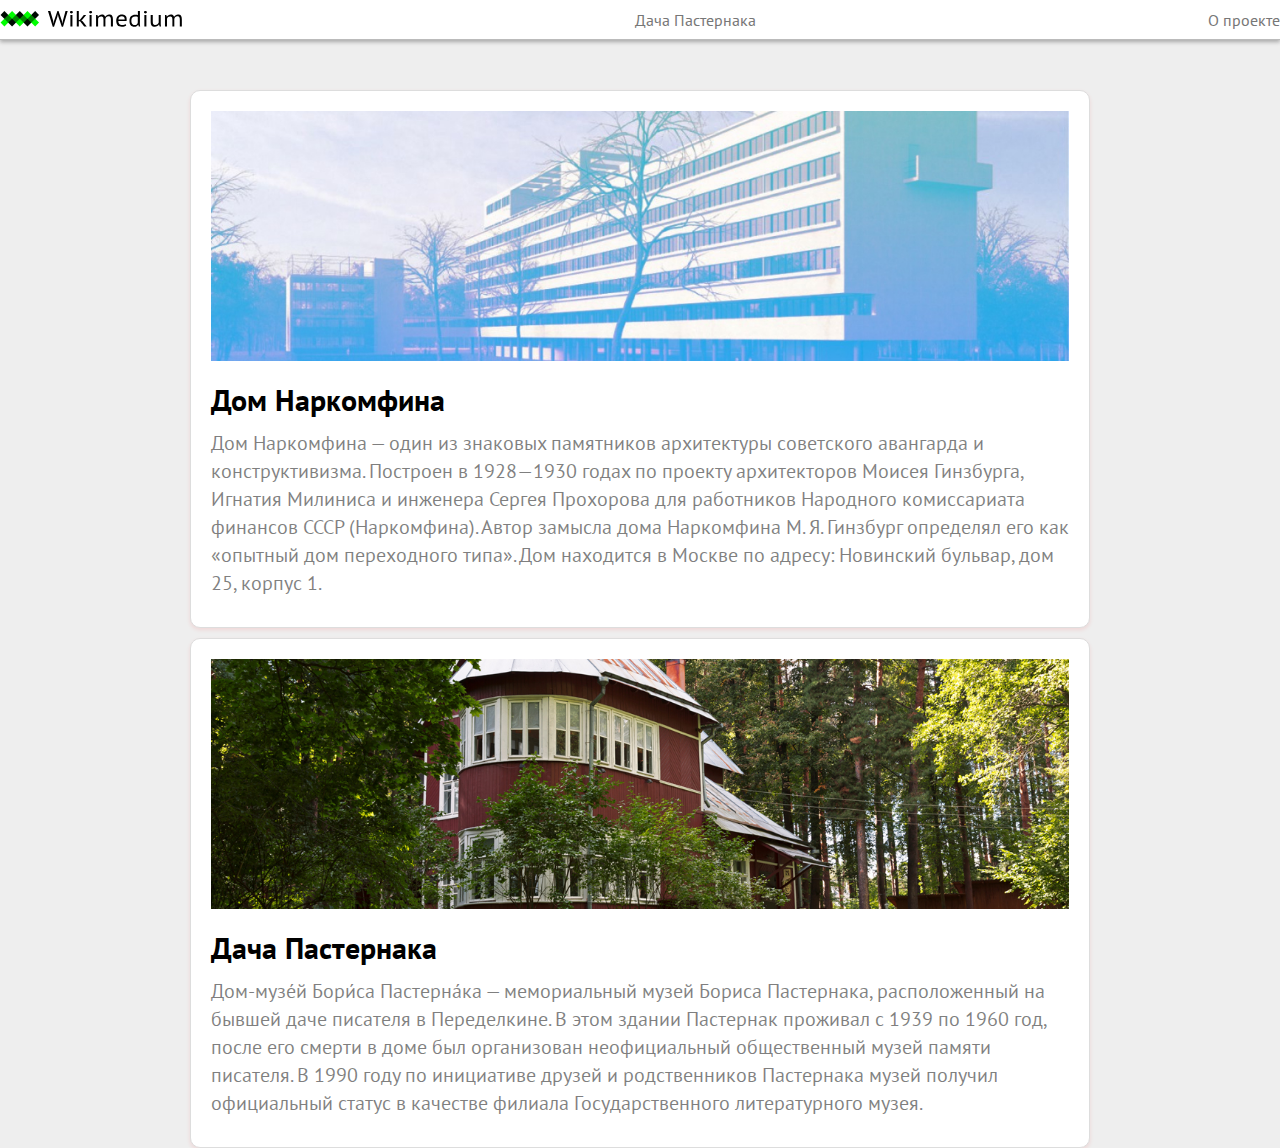
<file: index.html>
<!DOCTYPE html>
<html lang="en" dir="ltr">
  <head>
    <meta charset="utf-8">
    <title>Главная</title>
    <meta name="viewport" content="width=device-width">
    <link rel="stylesheet" href="stylesheets/style.css">
    <meta property="og:type" content="article">
    <meta property="og:url" content="https://jacotu.github.io">
    <meta property="og:title" content="wikimedium">
    <meta property="og:description" content="Проект, обучающий основам HTML">
    <meta property="og:image" content="https://ss.metronews.ru/userfiles/materials/159/1594463/858x540_4105997e.jpg">
    <script src="javascripts/jquery-3.6.1.js" charset="utf-8"></script>
    <script src="javascripts/sidebar.js" charset="utf-8"></script>
    <style media="screen">
      body {
        background: #eee;
      }
    </style>
  </head>
  <body>
    <div class="menubar">
      <a href="about.html"><img src="images/logo.svg" alt=""></a>
      <a href="pasternak.html">Дача Пастернака</a>
      <a href="about.html">О проекте</a>
    </div>

    <div class="index_item">
      <img src="images/narkomfin 1.jpg" alt="">
      <h1 id="s1">Дом Наркомфина</h1>
      <p id="ser"> Дом Наркомфина — один из знаковых памятников архитектуры советского авангарда и конструктивизма. Построен в 1928—1930 годах по проекту архитекторов Моисея Гинзбурга, Игнатия Милиниса и инженера Сергея Прохорова для работников Народного комиссариата финансов СССР (Наркомфина). Автор замысла дома Наркомфина М. Я. Гинзбург определял его как «опытный дом переходного типа». Дом находится в Москве по адресу: Новинский бульвар, дом 25, корпус 1.</p>
      <a href="narkomfin.html"></a>
    </div>
    <div class="index_item">
      <img src="images/pasternak.jpeg" alt="">
      <h1 id="s1">Дача Пастернака</h1>
      <p id="ser"> Дом-музе́й Бори́са Пастерна́ка — мемориальный музей Бориса Пастернака, расположенный на бывшей даче писателя в Переделкине. В этом здании Пастернак проживал с 1939 по 1960 год, после его смерти в доме был организован неофициальный общественный музей памяти писателя. В 1990 году по инициативе друзей и родственников Пастернака музей получил официальный статус в качестве филиала Государственного литературного музея.</p>
      <a href="pasternak.html"></a>
    </div>
  </body>
</html>
</file>
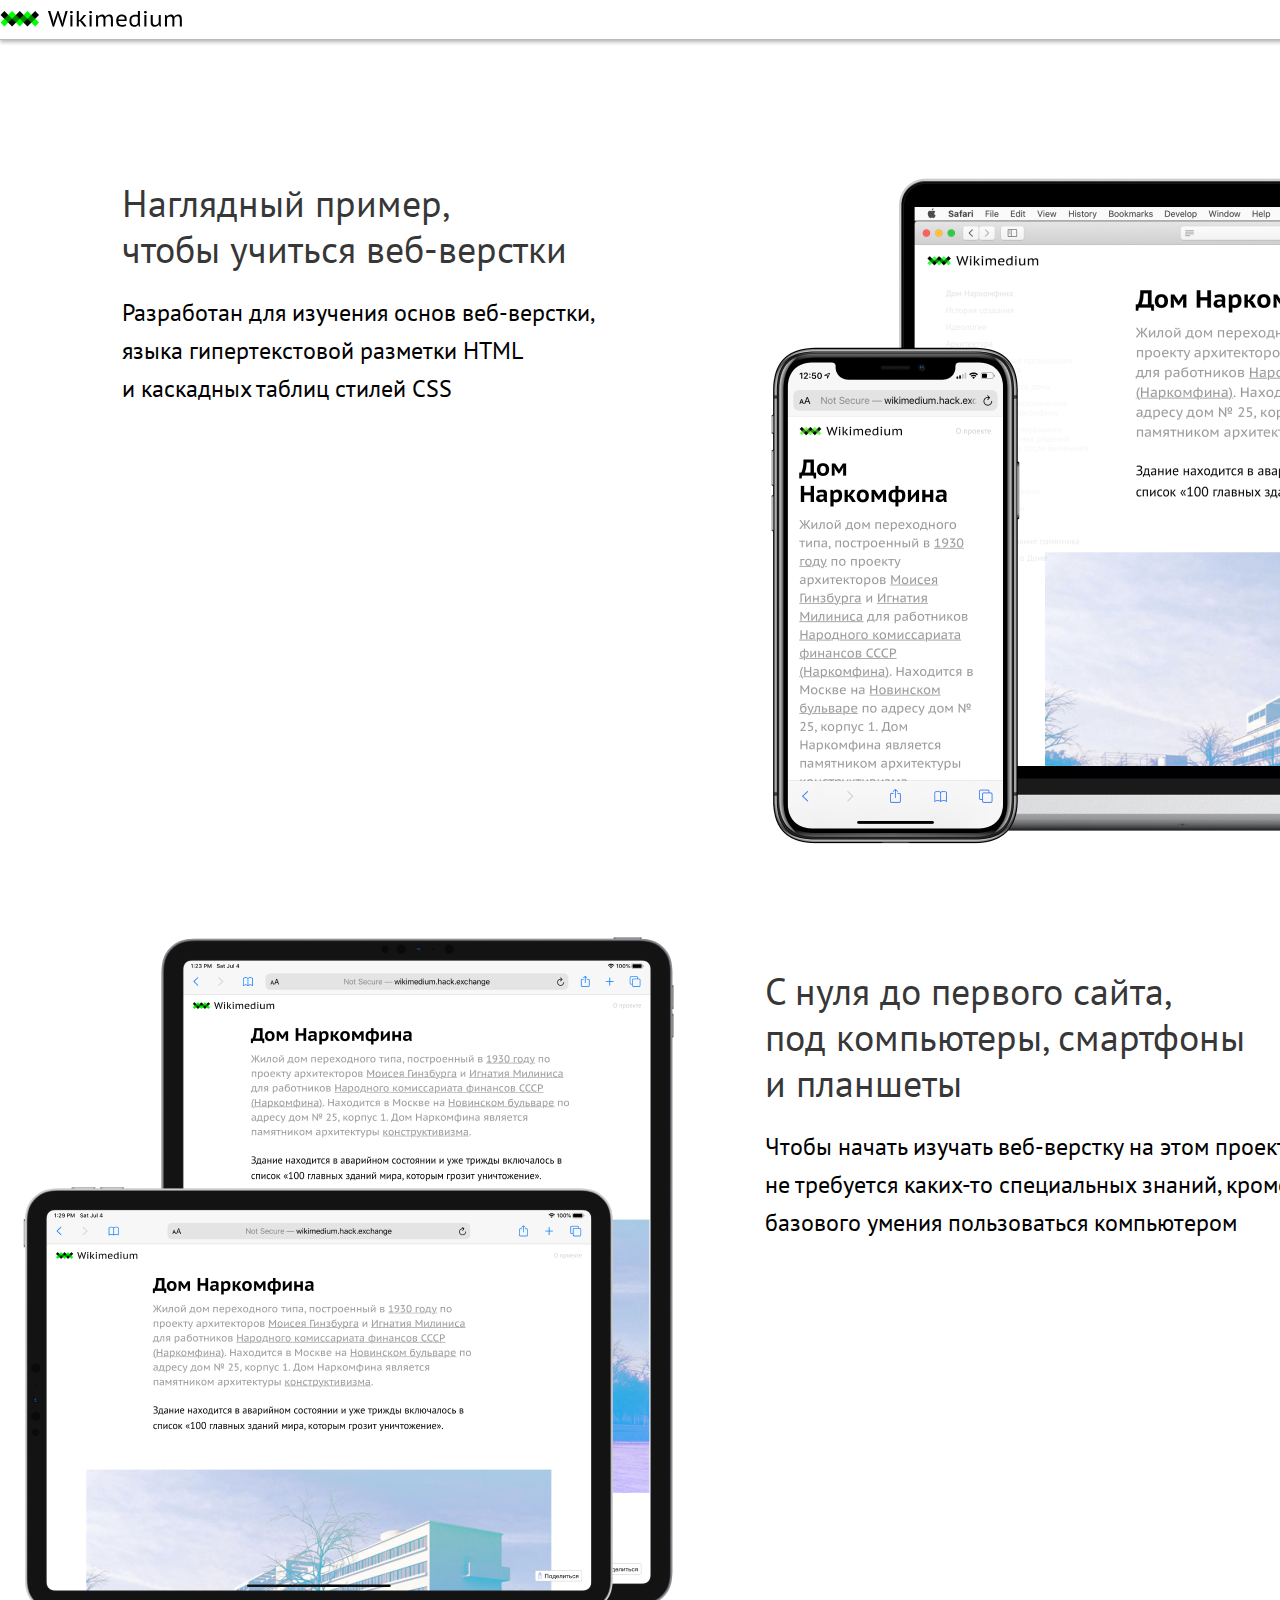
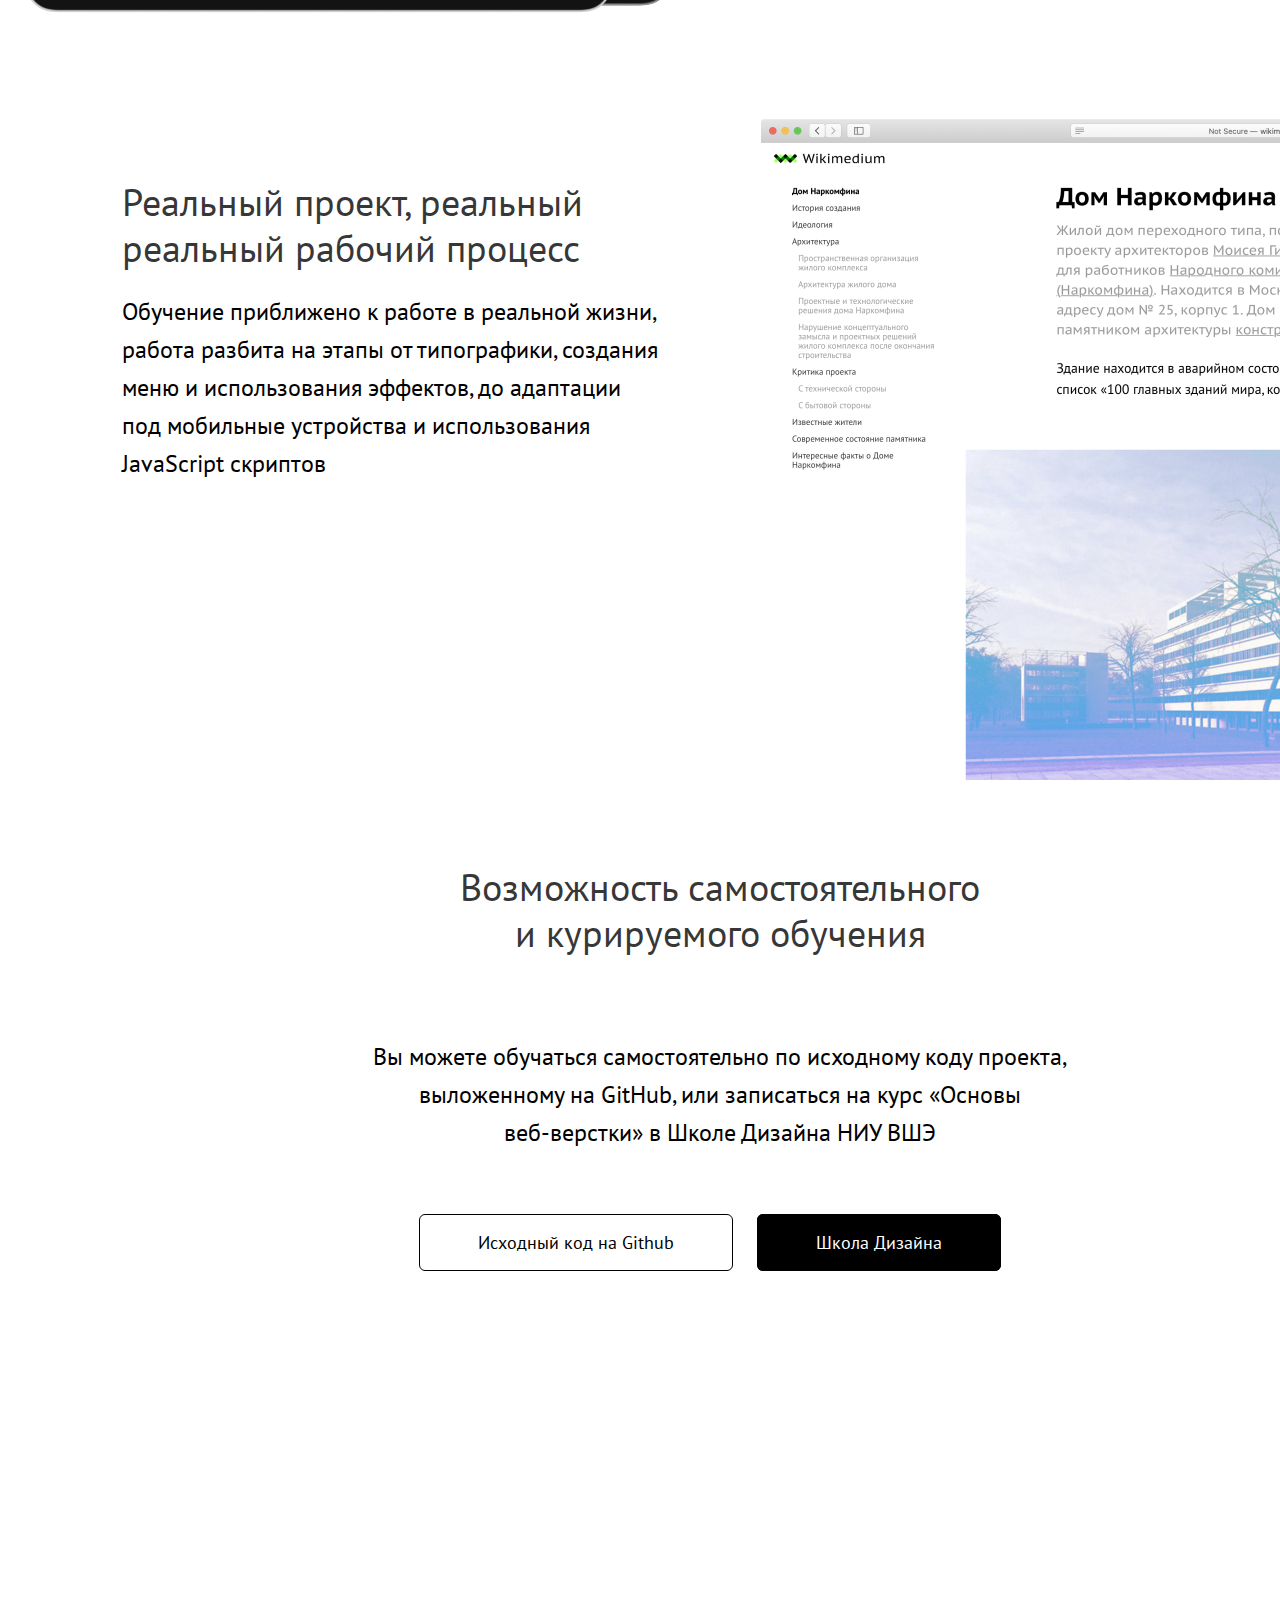
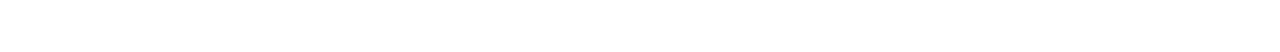
<file: about.html>
<!DOCTYPE html>
<html lang="en" dir="ltr">
  <head>
    <meta charset="utf-8">
    <title>О проекте</title>
    <link rel="stylesheet" href="stylesheets/style.css">
    <link rel="icon" type="image/x-icon" href="images/favicon.ico" />
    <link rel="icon" type="image/png" href="images/favicon.png" />
    <style media="screen">
      html {
        background: white;
        display: block;
        height: 100%;
      }
      body {
        height: 3252px;
        width: 1440px;
        position: relative;
        display: block;
        margin: 0 auto;
        background: white;
      }

      body::before {
        position: absolute;
        top: 0;
        left: 0;
        content: '';
        width: 100%;
        height: 100%;
        background: url(images/1440.jpg);
        opacity:0;
      }
    </style>
  </head>
  <body>
    <!-- шапка -->
    <div class="menubar">
      <a href="about.html"><img src="images/logo.svg" alt=""></a>
      <a href="about.html">О проекте</a>
    </div>
    <!-- блоки -->
    <section>
      <div>
        <h2>Наглядный пример, <br> чтобы учиться веб-верстки</h2>
        <p>Разработан для изучения основ веб-верстки, <br> языка гипертекстовой разметки HTML <br> и каскадных таблиц стилей CSS</p>
      </div>
      <div>
        <img src="images/about1.png" alt="">
      </div>
    </section>
    <section>
      <div>
        <img src="images/about3.png" alt="">
      </div>
      <div>
        <h2>С нуля до первого сайта, <br> под компьютеры, смартфоны <br> и планшеты</h2>
        <p>Чтобы начать изучать веб-верстку на этом проекте, <br> не требуется каких-то специальных знаний, кроме <br> базового умения пользоваться компьютером</p>
      </div>
    </section>
    <section>
      <div>
        <h2>Реальный проект, реальный <br> реальный рабочий процесс</h2>
        <p>Обучение приближено к работе в реальной жизни, <br> работа разбита на этапы от типографики, создания <br> меню и использования эффектов, до адаптации <br> под мобильные устройства и использования JavaScript скриптов</p>
      </div>
      <div>
        <img src="images/about4.png" alt="">
      </div>
    </section>
    <section class="bottom_block">
      <h2>Возможность самостоятельного <br> и курируемого обучения</h2>
      <p>Вы можете обучаться самостоятельно по исходному коду проекта, <br> выложенному на GitHub, или записаться на курс «Основы <br> веб-верстки» в Школе Дизайна НИУ ВШЭ</p>
      <a href="https://design.hse.ru/ba/programming">Исходный код на Github</a>
      <a class="btn" href="https://design.hse.ru/ba/programming">Школа Дизайна</a>
    </section>
  </body>
</html>
</file>
<file: stylesheets/style.css>
@import 'reset.css';
@import url('https://fonts.googleapis.com/css?family=PT+Sans+Caption:400,700|PT+Sans:400,400i,700,700i&amp;subset=cyrillic');
@import 'layout.css';
@import 'sidebar.css';
@import 'content.css';
@import 'menubar.css';
@import 'about.css';
@import 'index.css';
@import 'responsive.css';
</file>
